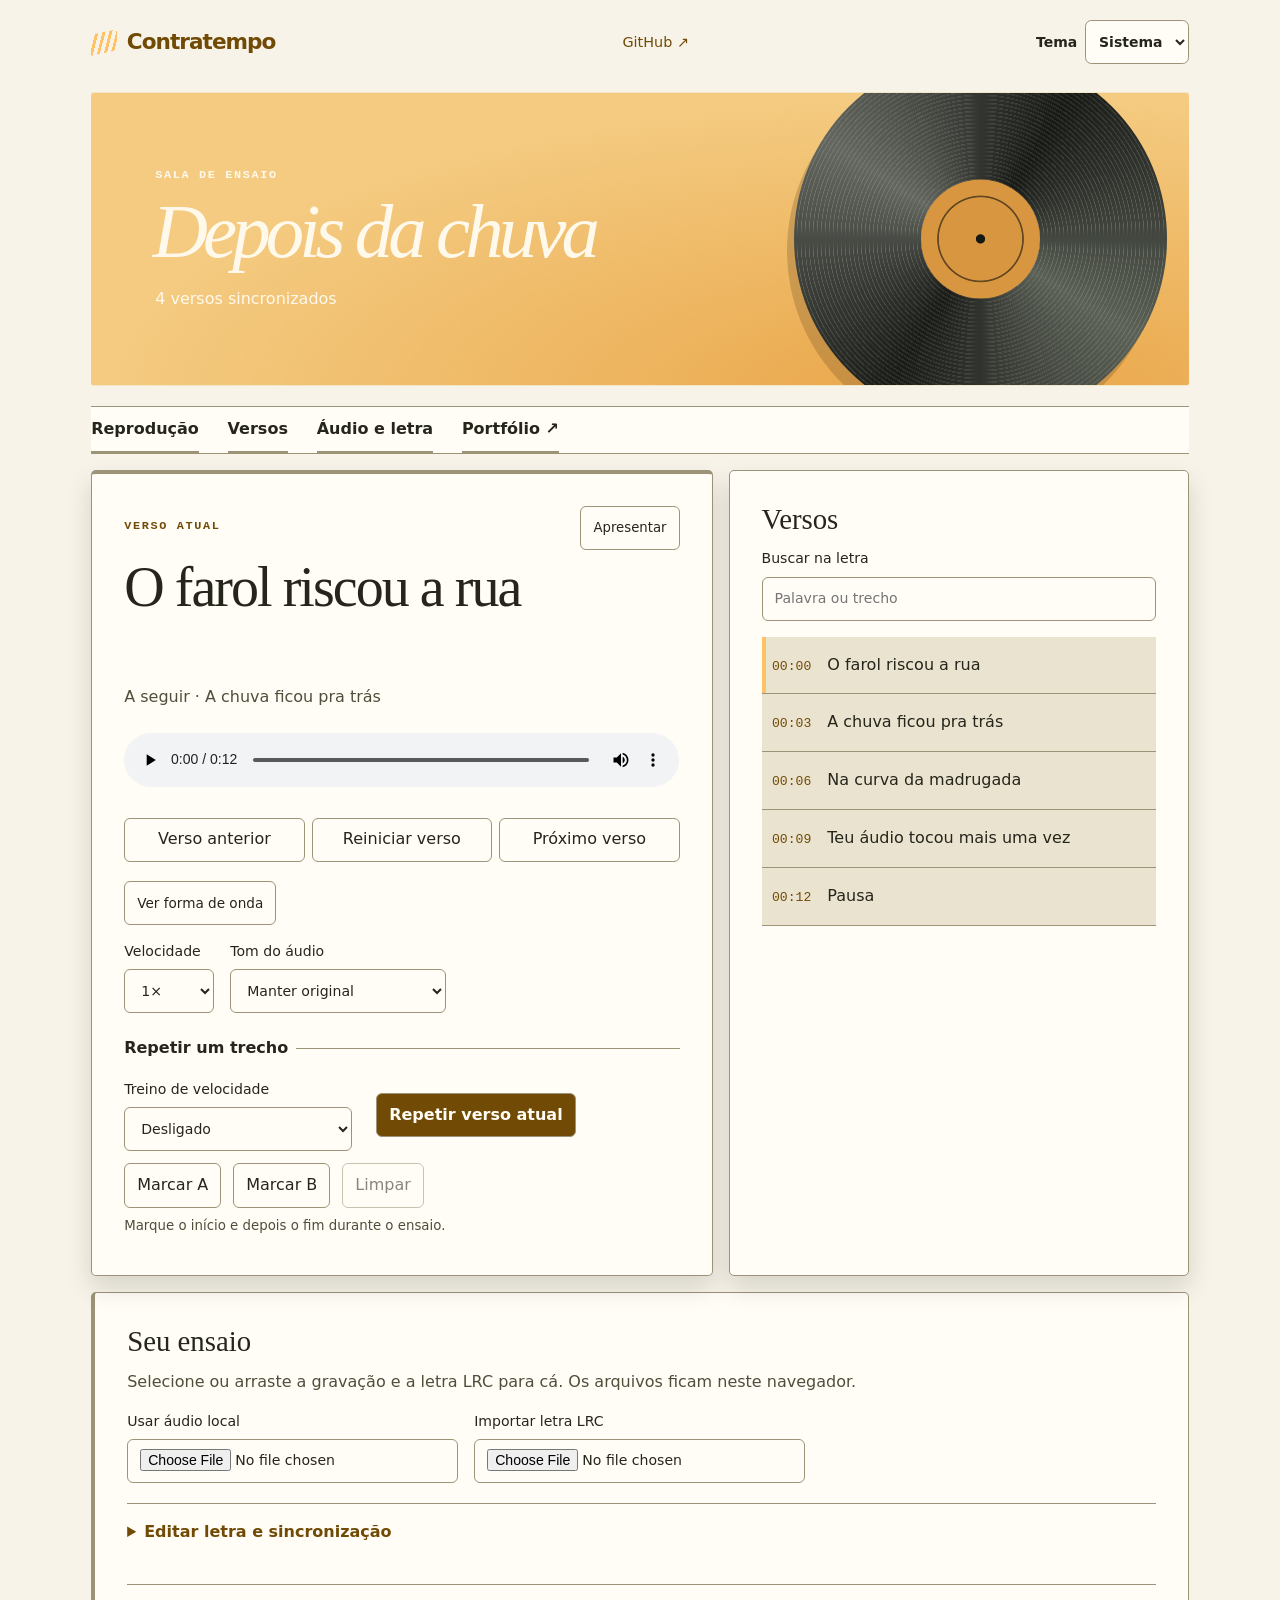
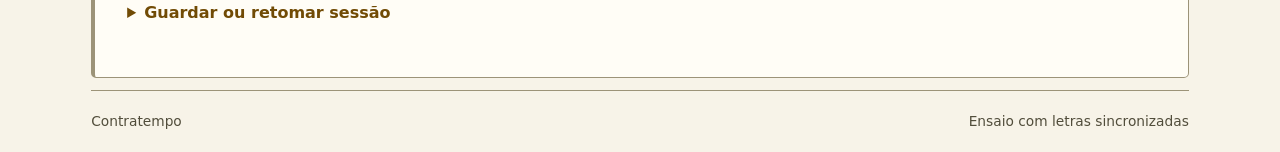
<file: docs/index.html>
<!doctype html>
<html lang="pt-BR">
<head>
<meta charset="utf-8"><meta name="viewport" content="width=device-width,initial-scale=1">
<meta name="description" content="Ensaie com letra sincronizada, marque trechos para repetir e edite arquivos LRC direto no navegador.">
<title>Contratempo · Sala de ensaio</title><link rel="icon" href="data:image/svg+xml,%3Csvg xmlns='http://www.w3.org/2000/svg' viewBox='0 0 32 32'%3E%3Crect width='32' height='32' rx='7' fill='%2321171d'/%3E%3Ctext x='16' y='23' font-family='Georgia,serif' font-size='20' font-weight='700' text-anchor='middle' fill='%23ffa58c'%3EC%3C/text%3E%3C/svg%3E">
<style>:root{color-scheme:dark;--ink:#fff2ec;--muted:#cfb9bd;--coral:#ffa58c;--edge:#654953;--panel:#302128;background:#21171d;color:var(--ink);font:16px/1.55 system-ui,sans-serif}
*{box-sizing:border-box}body{margin:auto;max-width:75rem;padding:0 clamp(1rem,4vw,3.5rem)}a{color:inherit}.skip{position:absolute;top:-5rem;background:#21171d;padding:1rem;z-index:5}.skip:focus{top:0}
header,footer,.actions,.settings{display:flex;align-items:center;gap:.75rem;flex-wrap:wrap}header,footer{justify-content:space-between;padding:1.25rem 0}header a{text-decoration:none}.brand{font-weight:740;letter-spacing:-.045em;font-size:1.35rem;display:flex;gap:.6rem;align-items:center}.brand i{display:block;width:26px;height:21px;background:repeating-linear-gradient(105deg,transparent 0 4px,var(--coral) 4px 7px);transform:skewY(-12deg)}.source{font-size:.9rem}
.sleeve{position:relative;isolation:isolate;overflow:hidden;background:#f4ae99;color:#301d26;padding:clamp(1.5rem,5vw,4rem);margin:.5rem 0 1.25rem;border-radius:12px;min-height:14rem;display:grid;align-items:center}.jacket{width:66%;z-index:1}.label{font:700 .74rem/1.4 ui-monospace,monospace;letter-spacing:.14em;text-transform:uppercase;margin:0}.jacket h1{font:normal clamp(2.6rem,6vw,5.9rem)/.99 Georgia,serif;letter-spacing:-.064em;margin:.65rem 0;overflow-wrap:anywhere}.jacket p:last-child{margin:1rem 0 0}
.disc{position:absolute;width:43%;aspect-ratio:1;right:-9%;top:50%;transform:translateY(-50%);border-radius:50%;display:grid;place-items:center;background:repeating-radial-gradient(circle,transparent 0 3px,#fff2ec26 3.5px 4px),conic-gradient(from 32deg,#35252b,#78555a,#251b21,#77565b,#35252b);box-shadow:-9px 10px 0 #713a3e2a}.disc i{width:32%;aspect-ratio:1;border-radius:50%;background:radial-gradient(circle,#21171d 0 5%,#ef9b82 6% 49%,#37242d 50% 51%,#ef9b82 52%)}
.desk{display:grid;grid-template-columns:minmax(0,1.35fr) minmax(0,1fr);gap:1rem}.monitor,.queue,.workspace{padding:clamp(1.1rem,2.8vw,2rem);border:1px solid var(--edge);border-radius:12px;background:var(--panel)}.monitor .label,time{color:var(--coral)}h2{margin:0 0 .75rem;font:normal 1.8rem Georgia,serif}#current{font:normal clamp(2rem,4.5vw,3.5rem)/1.08 Georgia,serif;letter-spacing:-.035em;margin:1rem 0 .65rem;overflow-wrap:anywhere}#next,.workspace p,small,footer,#range{color:var(--muted)}#next{min-height:1.5em;overflow-wrap:anywhere}audio{width:100%;margin:.5rem 0 1rem}.settings{align-items:end;gap:1rem}label{display:grid;gap:.4rem;min-width:0;max-width:100%;font-size:.88rem}button,input,select,textarea{font:inherit;max-width:100%;color:var(--ink)}input,button,select,textarea{background:#24191f;border:1px solid var(--edge);border-radius:6px;padding:.55rem .75rem}button,select,input,summary{min-height:44px}button,summary,select{cursor:pointer}button:hover:not(:disabled),summary:hover{color:var(--coral)}button:disabled{opacity:.55}button:focus-visible,a:focus-visible,input:focus-visible,textarea:focus-visible,select:focus-visible,summary:focus-visible{outline:3px solid var(--coral);outline-offset:3px}fieldset{margin:1.4rem 0 0;border:0;border-top:1px solid var(--edge);padding:.65rem 0 0}legend{padding:0 .5rem 0 0;font-weight:600}small{display:block;margin:.45rem 0}.queue ol{padding:0;margin:0;list-style:none;max-height:24rem;overflow:auto}.queue button{display:flex;gap:1rem;text-align:left;align-items:baseline;width:100%;border:0;border-bottom:1px solid var(--edge);border-radius:0;background:transparent;padding:.85rem .5rem;overflow-wrap:anywhere}.queue button[aria-current=true]{background:#51343b;box-shadow:inset 3px 0 var(--coral)}time{font:.82rem ui-monospace,monospace;white-space:nowrap}.workspace{margin-top:1rem}.workspace p{margin:.5rem 0 1rem}details{margin-top:1.25rem;border-top:1px solid var(--edge);padding-top:1rem}summary{font-weight:650}textarea{font:1rem/1.5 ui-monospace,monospace;width:100%;resize:vertical}.actions{margin:.5rem 0}#apply{background:var(--coral);color:#291a20;font-weight:650}footer{border-top:1px solid var(--edge);font-size:.86rem}#status:not(:empty){position:sticky;bottom:.75rem;background:#392830;border:1px solid var(--edge);border-radius:6px;padding:.75rem 1rem}#status:empty{margin:.7rem 0}[hidden]{display:none!important}
@media(max-width:720px){.desk{grid-template-columns:1fr}.sleeve{min-height:11rem}.jacket{width:71%}.queue ol{max-height:16rem}.workspace .settings{display:grid}.disc{right:-15%}}
@media(prefers-reduced-motion:no-preference){.playing .disc i{animation:spin 6s linear infinite;background:radial-gradient(circle,#21171d 0 5%,transparent 6%),conic-gradient(#ef9b82 0 80%,#b25c53 80% 86%,#ef9b82 86%)}@keyframes spin{to{transform:rotate(1turn)}}}
.mode{float:right;font-size:.83rem}.monitor .label{padding-top:.75rem}.monitor #current{clear:both;padding-top:.4rem}.present :is(header,.sleeve,.queue,.workspace,footer,fieldset,.monitor .settings){display:none}.present .desk{display:block}.present .monitor{min-height:95vh;display:flex;flex-direction:column;justify-content:center}.present .mode{align-self:flex-end}.present #current{font-size:clamp(3rem,8vw,8rem)}#cue{max-width:min(100%,32rem)}

.workspace.drag{outline:3px dashed var(--coral)}

.wave-tools{margin:0 0 1rem}.wave-tools button{font-size:.85rem}.wave-tools small:empty{display:none}#wave-box{position:relative;background:#21171d;border-radius:.4rem;margin:.5rem 0}#wave{width:100%;height:54px;display:block}#wave-seek{position:absolute;inset:0;width:100%;height:100%;appearance:none;background:transparent;border:0;padding:0;margin:0;cursor:pointer}#wave-seek::-webkit-slider-thumb{appearance:none;background:#fff2ec;width:3px;height:52px}#wave-seek::-moz-range-thumb{background:#fff2ec;width:3px;height:52px;border:0}.present .wave-tools{display:none}.present #current{font-size:calc(clamp(3rem,8vw,8rem) * var(--lyric-scale,1))}.font-size{align-self:flex-start}

/* Capa e mesa de reprodução */
:root { --ink:#f6f1e5; --muted:#c6c4b8; --panel:#252624; --edge:#575950; --coral:#ffc265; background:#171815 }
.brand i { background:repeating-linear-gradient(105deg,transparent 0 4px,#ffc265 4px 7px) }
.sleeve { background:linear-gradient(110deg,#f2cf8a,#e9ab58 72%); color:#23251f; min-height:clamp(12rem,23vw,19rem); border-radius:3px; border-block:1px solid #f3e6c5 }
.jacket h1 { font-style:italic; line-height:1; margin-left:-.035em }
.disc { right:2%; width:34%; box-shadow:-7px 12px 0 #5f411a40; background:repeating-radial-gradient(circle,transparent 0 3px,#fff2ec2e 3.5px 4px),conic-gradient(from 32deg,#171915,#5b6157,#191b17,#63675f,#171915) }
.disc i { background:radial-gradient(circle,#161812 0 5%,#d89640 6% 49%,#624720 50% 51%,#d89640 52%) }
.studio-nav { display:flex; flex-wrap:wrap; gap:.4rem 1.8rem; margin:.75rem 0 1rem; border-block:1px solid var(--edge) }
.studio-nav a { display:inline-flex; align-items:center; min-height:46px; text-decoration:none; font-weight:650 }
.studio-nav a:hover { color:var(--coral); text-decoration:underline }
.monitor,.queue,.workspace { border-radius:5px }
.monitor { background:linear-gradient(155deg,#292b25,#20221e); border-top:4px solid #ddad5c }
.monitor #current { min-height:2.1em; color:#fff3d6; text-wrap:balance }
.queue { background:#20221e }
.queue button { padding:1rem .65rem }
.queue button[aria-current=true] { background:#383a2d; box-shadow:inset 4px 0 #ffc265 }
.workspace { border-left:4px solid #ab945f }
input,button,select,textarea { background:#20221e }
#verse-loop,#apply { background:#ffc265; color:#23251d; font-weight:700 }
#verse-loop:hover,#apply:hover { color:#23251d; background:#ffd792 }
.present .studio-nav { display:none }
@media(max-width:720px){.disc{right:-18%;width:50%}.studio-nav{gap:.2rem 1.1rem}.jacket{width:75%}}
.transport,.queue-tools {display:flex;align-items:center;flex-wrap:wrap;gap:.45rem;margin:.4rem 0 1.2rem}
.transport button {flex:1 1 7rem;border-color:#706a55}
.transport button:nth-child(2) {background:#f5cc84;color:#242219}
.queue-tools {justify-content:space-between;border-top:1px solid var(--edge);padding-top:.7rem}
.queue-tools span {font-variant-numeric:tabular-nums}
.present .transport {align-self:center}

@media (prefers-reduced-motion:no-preference){
  .queue button[aria-current=true] {animation: reveal-state 220ms ease-out both}
  @keyframes reveal-state {from{opacity:.7;transform:translateY(3px)}to{opacity:1;transform:none}}
}

@media (max-width:720px) {
  .desk,.workspace .settings {grid-template-columns:minmax(0,1fr)}
  .monitor,.queue,fieldset,input,select,audio {min-inline-size:0}
  input[type=file] {inline-size:100%}
}


:root { --focus-ring:#ffc265 }
.sleeve { background:radial-gradient(ellipse at 80% 105%,#e9a548,transparent 70%), #f4cb81 }
.studio-nav a { border-bottom:2px solid transparent }
.studio-nav a:hover { border-bottom-color:#ffc265 }
.monitor, .queue { box-shadow: 0 12px 26px #0002 }

:is(a,button,summary,input,select,textarea):focus-visible { outline:3px solid var(--focus-ring); outline-offset:3px }
section[id], h2[id] { scroll-margin-top:1rem }
@media (prefers-reduced-motion:no-preference) {
  html { scroll-behavior:smooth }
  details[open] > summary ~ p { animation:details-open .2s ease-out both }
  @keyframes details-open { from { opacity:.7; transform:translateY(3px) } to { opacity:1; transform:none } }
}

/* A preferência só afeta a tela. O relatório impresso preserva sua paleta. */
.appearance { display: inline-flex; align-items: center; gap: .5rem; margin: 0; font: 600 .875rem/1.3 system-ui, sans-serif }
.appearance select { min-height: 44px; width: auto; max-width: 100%; padding: .45rem .55rem; border: 1px solid currentColor; border-radius: .4rem; background: transparent; color: inherit; font: inherit }
@media screen {
  :root[data-theme="light"] {
    color-scheme: light;
    --surface: #fffdf6; --raised: #eae3cf; --ink: #25251c; --muted: #514d3b;
    --quiet: #514d3b; --accent: #714b05; --green: #714b05; --coral: #714b05; --gold: #714b05; --paper: #fffdf6;
    --line: #9c9378; --edge: #9c9378; --panel: #fffdf6;
    background: #f7f3e8; color: var(--ink);
  }
  :root[data-theme="light"] body { background: transparent; color: var(--ink) }
  :root[data-theme="light"] :is(.monitor,.queue,.workspace,.studio-nav,form,details) {
    background: var(--surface); color: var(--ink); border-color: var(--line);
  }
  :root[data-theme="light"] :is(.metric,.segment,.filters,.grid,.intake #preview,#parts label,.queue button,.scroll tr:nth-child(even),th,.scroll thead,#summary,#origin) {
    background: var(--raised); color: var(--ink); border-color: var(--line);
  }
  :root[data-theme="light"] :is(input,textarea,select,button,.studio-nav a) {
    background-color: var(--surface); color: var(--ink); border-color: var(--line);
  }
  :root[data-theme="light"] :is(header a,footer a,.project-copy .label,.links a:first-child,.monitor .label,time,summary,.metric strong,.segment td:nth-child(5),#priority-summary) { color: var(--accent) }
  :root[data-theme="light"] :is(#current,.monitor #current,.queue button,header b) { color: var(--ink) }
  :root[data-theme="light"] :is(.workspace p,#next,.project-copy p:not(.label),.intro>p:not(.label)) { color: var(--muted) }
  :root[data-theme="light"] :is(button[aria-pressed=true],.queue button[aria-current=true],#verse-loop,#apply) { background: var(--accent); color: var(--surface) }
  :root[data-theme="light"] :focus-visible { outline-color: var(--accent) }
  :root[data-theme="light"] :is(.sleeve) { color: #fff9ec }
  :root[data-theme="light"] .skip:focus { background: var(--ink); color: var(--surface) }

}
</style>
</head>
<body>
<a class="skip" href="#studio">Ir para o ensaio</a>
<header><a class="brand" href="#studio"><i aria-hidden="true"></i> Contratempo</a><a class="source" href="https://github.com/ykauttiz/contratempo">GitHub ↗</a><label class="appearance">Tema
  <select id="appearance" aria-label="Tema da interface">
    <option value="system">Sistema</option>
    <option value="light">Claro</option>
    <option value="dark">Escuro</option>
  </select>
</label>
<script>
(() => {
  const select = document.getElementById("appearance");
  const key = "kaue.appearance";
  const system = matchMedia("(prefers-color-scheme: dark)");
  try {
    const saved = localStorage.getItem(key);
    if (saved === "dark" || saved === "light") select.value = saved;
  } catch { /* A escolha também funciona com o armazenamento bloqueado. */ }
  function apply() {
    document.documentElement.dataset.theme = select.value === "system"
      ? (system.matches ? "dark" : "light") : select.value;
  }
  select.addEventListener("change", () => {
    apply();
    try { localStorage.setItem(key, select.value); } catch { /* Só nesta página. */ }
  });
  system.addEventListener("change", apply);
  apply();
})();
</script>
</header>
<main id="studio">
<section class="sleeve" aria-labelledby="title">
<div class="jacket"><p class="label">Sala de ensaio</p><h1 id="title"></h1><p id="track-info"></p></div><div class="disc" aria-hidden="true"><i></i></div>
</section>
<nav class="studio-nav" aria-label="Áreas do ensaio"><a href="#mesa">Reprodução</a><a href="#fila">Versos</a><a href="#arquivos">Áudio e letra</a><a href="https://ykauttiz.github.io/contratempo/portfolio/">Portfólio ↗</a></nav>
<div class="desk" id="mesa">
<section class="monitor" aria-labelledby="now"><button id="present" class="mode">Apresentar</button><h2 class="label" id="now">Verso atual</h2><p id="current"></p><p id="next"></p>
<audio id="audio" controls preload="metadata" aria-label="Reprodutor do ensaio"></audio>
<div class="transport" role="group" aria-label="Navegação musical"><button id="previous-cue">Verso anterior</button><button id="replay-cue">Reiniciar verso</button><button id="next-cue">Próximo verso</button></div>
<div class="wave-tools"><button id="wave-load">Ver forma de onda</button><small id="wave-status"></small><div id="wave-box" hidden><canvas id="wave" width="960" height="88" aria-hidden="true"></canvas><input type="range" min="0" max="1000" value="0" id="wave-seek" aria-label="Posição na forma de onda"></div></div>
<label class="font-size" hidden id="font-control">Tamanho da letra<input id="font" type="range" min="70" max="160" value="100"></label>
<div class="settings"><label>Velocidade<select id="speed"><option value=".5">0,5×</option><option value=".75">0,75×</option><option selected value="1">1×</option><option value="1.25">1,25×</option><option value="1.5">1,5×</option></select></label>
<label id="pitch-control" hidden>Tom do áudio<select id="pitch"><option value="preserve">Manter original</option><option value="vary">Variar com a velocidade</option></select></label></div>
<fieldset><legend>Repetir um trecho</legend><div class="actions"><label>Treino de velocidade<select id="training"><option value="0">Desligado</option><option value="2">Aumentar a cada 2 voltas</option><option value="4">Aumentar a cada 4 voltas</option></select></label><output id="training-count"></output><button id="verse-loop">Repetir verso atual</button><button id="mark-a">Marcar A</button><button id="mark-b">Marcar B</button><button id="clear" disabled>Limpar</button></div><small id="range">Marque o início e depois o fim durante o ensaio.</small></fieldset>
</section>
<section class="queue" id="fila"><h2>Versos</h2><label>Buscar na letra<input id="verse-search" type="search" placeholder="Palavra ou trecho" aria-controls="lines"></label><p id="verse-count" role="status"></p><ol id="lines" aria-label="Ir para um verso"></ol><nav class="queue-tools" id="queue-pages" aria-label="Páginas da letra" hidden><button id="queue-back">Anterior</button><span id="queue-page"></span><button id="queue-forward">Próxima</button></nav></section>
</div>
<section class="workspace" id="arquivos"><h2>Seu ensaio</h2><p>Selecione ou arraste a gravação e a letra LRC para cá. Os arquivos ficam neste navegador.</p>
<div class="settings"><label>Usar áudio local<input id="upload" type="file" accept="audio/*"></label><label>Importar letra LRC<input id="lrc" type="file" accept=".lrc,text/plain"></label></div>
<details><summary>Editar letra e sincronização</summary><p>Use uma marca por verso, como [00:03.500]. Uma linha só com a marca indica pausa.</p><div class="settings"><label>Verso para sincronizar<select id="cue"></select></label><button id="tap">Marcar no tempo atual</button></div><label>Letra LRC<textarea id="editor" rows="8" spellcheck="false"></textarea></label>
<label>Ajuste adicional (ms)<input id="offset" type="number" step="1" value="0"></label><small>Um valor positivo adianta a letra. O ajuste entra no arquivo ao aplicar.</small>
<div class="actions"><button id="apply">Aplicar edição</button><button id="undo" disabled>Desfazer</button><button id="redo" disabled>Refazer</button></div><div class="settings"><label>Formato<select id="format"><option>LRC</option><option>SRT</option><option>WebVTT</option></select></label><button id="save">Baixar arquivo aplicado</button></div></details>
<details><summary>Guardar ou retomar sessão</summary><p>Guarde a letra aplicada, a posição, a velocidade e o trecho A/B. Ao retomar, selecione a mesma gravação.</p><div class="actions"><button id="keep">Guardar neste navegador</button><button id="resume" disabled>Retomar última sessão</button><label>Nome do ensaio<input id="saved-name" maxlength="80"></label><button id="library-add">Adicionar à biblioteca</button><label>Ensaios guardados<select id="library-select"></select></label><button id="library-open">Abrir ensaio escolhido</button><button id="backup">Baixar sessão JSON</button></div><label>Abrir sessão JSON<input id="session-file" type="file" accept=".json,application/json"></label></details></section>
<p id="status" role="status"></p></main>
<footer>Contratempo <span>Ensaio com letras sincronizadas</span></footer>
<script id="score" type="application/json">{"lines": [[0.0, "O farol riscou a rua"], [3.0, "A chuva ficou pra trás"], [6.0, "Na curva da madrugada"], [9.0, "Teu áudio tocou mais uma vez"], [12.0, ""]], "title": "Depois da chuva", "audio": "ensaio.mp3"}</script>
<script>"use strict";
const $ = id => document.getElementById(id);
const score = JSON.parse($("score").textContent);
const audio = $("audio");
const past = [], future = [];
let selected = -2, buttons = new Map(), localUrl, pointA = null, pointB = null, importId = 0;
function tell(message) { $("status").textContent = message; }
function stamp(seconds, precise = false) {
  const ms = Math.round(seconds * 1000);
  return String(Math.floor(ms / 60000)).padStart(2, "0") + ":" +
    String(Math.floor(ms / 1000) % 60).padStart(2, "0") +
    (precise ? "." + String(ms % 1000).padStart(3, "0") : "");
}
function serialize() {
  return score.lines.map(([at, line]) => "[" + stamp(at, true) + "]" + line).join("\n") + "\n";
}
const hasWordStamp = text => /<\d+:[0-5]\d(?:[.:]\d{1,3})?>/.test(text);
// LRC estendido: as marcas de palavra, como <00:12.50>, s\u00E3o removidas; s\u00F3 o tempo do verso vale.
const plainLyric = text => hasWordStamp(text)
  ? text.replace(/<\d+:[0-5]\d(?:[.:]\d{1,3})?>/g, " ").split(/\s+/).filter(Boolean).join(" ")
  : text.trim();
function parseLrc(source, extra) {
  source = source.replace(/^\uFEFF/, "");
  const offset = Number(source.match(/^\[offset:([+-]?\d+)\][ \t]*\r?$/im)?.[1] || 0) + extra;
  if (!Number.isSafeInteger(offset)) throw Error("Informe um ajuste inteiro em milissegundos.");
  const groups = new Map();
  let count = 0;
  for (const raw of source.replace(/^\uFEFF/, "").split(/\r\n|\r|\n/)) {
    const line = raw.trimStart();
    const prefix = line.match(/^(?:\[\d+:[0-5]\d(?:[.:]\d{1,3})?\])+/);
    if (!prefix) continue;
    const lyric = plainLyric(line.slice(prefix[0].length));
    for (const m of prefix[0].matchAll(/\[(\d+):([0-5]\d)(?:[.:](\d{1,3}))?\]/g)) {
      const at = Number(m[1]) * 60000 + Number(m[2]) * 1000 + Number((m[3] || "").padEnd(3, "0")) - offset;
      if (!Number.isSafeInteger(at) || ++count > 10000) throw Error("Use até 10 mil marcações com tempos válidos.");
      const key = Math.max(0, at);
      if (!groups.has(key)) groups.set(key, []);
      if (lyric) groups.get(key).push(lyric);
    }
  }
  if (!groups.size) throw Error("Nenhum verso com tempo válido. Use [mm:ss.mmm] no começo da linha.");
  return Array.from(groups).sort(([a], [b]) => a - b).map(([ms, parts]) => [ms / 1000, parts.join(" / ")]);
}
function render() {
  let lo = 0, hi = score.lines.length;
  while (lo < hi) {
    const mid = Math.floor((lo + hi) / 2);
    if (score.lines[mid][0] <= audio.currentTime) lo = mid + 1;
    else hi = mid;
  }
  const index = lo - 1;
  if (index === selected) return;
  buttons.get(selected)?.removeAttribute("aria-current");
  buttons.get(index)?.setAttribute("aria-current", "true");
  $("current").textContent = index < 0 ? "Introdução" : score.lines[index][1] || "Pausa";
  const next = score.lines[index + 1]?.[1];
  $("next").textContent = next ? "A seguir · " + next : "";
  selected = index;
}
const queueSize = 60;
let queuePage = 0, matches = [], searchIndex = [];
const normalizeLyric = text => text.normalize("NFD").replace(/\p{M}/gu,"").toLocaleLowerCase("pt-BR");
function seekCue(index) {
  if (!audio.readyState || !Number.isFinite(audio.duration)) return tell("Carregue uma gravação primeiro.");
  const line = score.lines[index];
  if (!line || line[0] > audio.duration) return tell("Esse trecho fica fora da gravação.");
  audio.currentTime = line[0];
  render();
}
function paintQueue() {
  const pages = Math.max(1,Math.ceil(matches.length / queueSize));
  queuePage = Math.min(pages - 1,Math.max(0,queuePage));
  const start = queuePage * queueSize;
  const fragment = document.createDocumentFragment();
  buttons.clear();
  for (const [offset,index] of matches.slice(start,start + queueSize).entries()) {
    const [at,line] = score.lines[index];
    const row = document.createElement("li"), button = document.createElement("button");
    const time = document.createElement("time");
    time.textContent = stamp(at,at % 1 !== 0);
    button.append(time,line || "Pausa");
    if (index === selected) button.setAttribute("aria-current","true");
    button.onclick = () => seekCue(index);
    button.onkeydown = event => {
      const position = start + offset;
      const destination = {ArrowDown:position+1,ArrowUp:position-1,Home:0,End:matches.length-1}[event.key];
      if (destination === undefined) return;
      event.preventDefault();
      const target = Math.min(matches.length-1,Math.max(0,destination));
      const nextPage = Math.floor(target / queueSize);
      if (nextPage !== queuePage) {queuePage = nextPage; paintQueue();}
      buttons.get(matches[target])?.focus();
    };
    buttons.set(index,button);row.append(button);fragment.append(row);
  }
  $("lines").replaceChildren(fragment);
  $("queue-pages").hidden = pages <= 1;
  $("queue-page").textContent = (queuePage + 1) + " / " + pages;
  $("queue-back").disabled = queuePage === 0;
  $("queue-forward").disabled = queuePage === pages - 1;
}
function filterVerses() {
  const term = normalizeLyric($("verse-search").value.trim());
  matches = [];
  searchIndex.forEach((text,index) => {if (text.includes(term)) matches.push(index);});
  queuePage = 0;
  paintQueue();
  $("verse-count").textContent = term ? (matches.length ? matches.length + " de " + score.lines.length + " trechos" : "Nenhum trecho encontrado. Tente outra palavra.") : "";
}
$("verse-search").oninput = filterVerses;
$("queue-back").onclick = () => {queuePage--;paintQueue();};
$("queue-forward").onclick = () => {queuePage++;paintQueue();};
for (const [id,step] of [["previous-cue",-1],["next-cue",1],["replay-cue",0]]) {
  $(id).onclick = () => {
    render();
    seekCue(Math.max(0,Math.min(score.lines.length-1,selected+step)));
  };
}
const editorPanel = $("cue").closest("details");
let cueOptionsReady = false;
function prepareCueOptions() {
  if (!editorPanel.open || cueOptionsReady) return;
  const fragment = document.createDocumentFragment();
  score.lines.forEach(([at,line],index) => fragment.append(new Option(stamp(at,true) + " · " + (line || "Pausa"),index)));
  $("cue").replaceChildren(fragment);
  cueOptionsReady = true;
}
editorPanel.addEventListener("toggle",prepareCueOptions);
function build() {
  $("title").textContent = score.title;
  const total = score.lines.filter(([, line]) => line).length;
  $("track-info").textContent = total + (total === 1 ? " verso sincronizado" : " versos sincronizados");
  selected = -2;
  searchIndex = score.lines.map(([,text]) => normalizeLyric(text || "Pausa"));
  filterVerses();
  cueOptionsReady = false;
  $("cue").replaceChildren();
  prepareCueOptions();
  $("editor").value = serialize();
  $("offset").value = "0";
  render();
}
let laps = 0;
function resetTraining() { laps = 0; $("training-count").textContent = ""; }
$("training").onchange = resetTraining;
function repeatPassage() {
  audio.currentTime = pointA;
  const every = Number($("training").value);
  if (!every) return;
  laps++;
  const speed = $("speed");
  if (laps % every === 0 && speed.selectedIndex < speed.options.length-1) {
    speed.selectedIndex++; audio.playbackRate = Number(speed.value);
  }
  $("training-count").textContent = "Volta " + laps + " · " + speed.selectedOptions[0].textContent;
}
function updateLoop() {
  resetTraining();
  $("clear").disabled = pointA === null;
  $("range").textContent = pointA === null ? "Marque o início e depois o fim durante o ensaio." :
    pointB === null ? "Início em " + stamp(pointA, true) + ". Escolha o fim." :
    "Repetindo de " + stamp(pointA, true) + " até " + stamp(pointB, true) + ".";
}
$("verse-loop").onclick = () => {
  if (!audio.readyState || !Number.isFinite(audio.duration)) return tell("Carregue uma gravação primeiro.");
  render();
  const line = score.lines[selected];
  if (!line?.[1]) return tell("Selecione um verso para repetir.");
  const end = Math.min(score.lines[selected + 1]?.[0] ?? audio.duration, audio.duration);
  if (end - line[0] < 0.25) return tell("Este verso é curto demais para repetir. Marque um trecho maior com A e B.");
  pointA = line[0]; pointB = end; audio.currentTime = pointA;
  updateLoop(); tell($("range").textContent);
};
$("mark-a").onclick = () => {
  if (!audio.readyState) return tell("Carregue um áudio primeiro.");
  pointA = audio.currentTime; pointB = null; updateLoop(); tell($("range").textContent);
};
$("mark-b").onclick = () => {
  if (pointA === null || audio.currentTime - pointA < 0.25) return tell("Marque A e avance pelo menos 0,25 s antes de marcar B.");
  pointB = audio.currentTime; audio.currentTime = pointA; updateLoop(); tell($("range").textContent);
};
function clearLoop() { pointA = pointB = null; updateLoop(); }
$("clear").onclick = () => { clearLoop(); tell("Repetição desligada."); };
function tick() {
  if (!$("wave-box").hidden && audio.duration > 0) $("wave-seek").value = Math.round(audio.currentTime / audio.duration * 1000);
  if (pointB !== null && !audio.paused && audio.currentTime >= pointB) repeatPassage();
  render();
}
let frame = 0, pendingSession = null;
function animate() { tick(); if (!audio.paused) frame = requestAnimationFrame(animate); }
audio.onplay = () => { document.body.classList.add("playing"); cancelAnimationFrame(frame); animate(); };
audio.onpause = () => { document.body.classList.remove("playing"); cancelAnimationFrame(frame); };
audio.onended = () => {
  if (pointB !== null) { repeatPassage(); audio.play().catch(() => tell("Pressione play para continuar.")); }
};
audio.ontimeupdate = tick;
audio.onseeked = render;
audio.onloadedmetadata = () => { if (pendingSession) restoreTransport(); audio.playbackRate = Number($("speed").value); render(); };
audio.onerror = () => tell("Não foi possível abrir o áudio. Tente outro arquivo.");
$("pitch-control").hidden = !("preservesPitch" in audio);
$("pitch").onchange = () => { audio.preservesPitch = $("pitch").value === "preserve"; };
$("speed").onchange = () => { audio.playbackRate = Number($("speed").value); };
function loadAudio(file) {
  if (!file) return;
  if (!pendingSession) clearLoop();
  if (localUrl) URL.revokeObjectURL(localUrl);
  activeAudioFile = file; resetWave();
  localUrl = URL.createObjectURL(file); audio.src = localUrl;
  tell("Gravação selecionada · " + file.name);
};
$("upload").onchange = event => loadAudio(event.target.files[0]);
async function loadLyrics(file) {
  const id = ++importId;
  if (!file) return;
  try {
    if (file.size > 1024 * 1024) throw Error("Use uma letra de até 1 MB.");
    const source = new TextDecoder("utf-8", {fatal:true}).decode(await file.arrayBuffer());
    if (id !== importId) return;
    const lines = parseLrc(source, 0);
    pendingSession = null; past.length = future.length = 0; historyButtons();
    score.lines = lines; score.title = source.match(/^\[ti:([^\]\r\n]+)\]/im)?.[1] || file.name.replace(/\.lrc$/i, "");
    build(); clearLoop();
    tell("Letra carregada · " + file.name + (hasWordStamp(source) ? ". Marcas de palavra removidas; vale o tempo de cada verso." : ""));
  } catch (err) { if (id === importId) tell(err instanceof TypeError ? "Salve a letra em UTF-8 e tente novamente." : err.message); }
};
$("lrc").onchange = event => loadLyrics(event.target.files[0]);
const desk = document.querySelector(".workspace");
desk.ondragover = event => { event.preventDefault(); desk.classList.add("drag"); };
desk.ondragleave = () => desk.classList.remove("drag");
desk.ondrop = event => {
  event.preventDefault(); desk.classList.remove("drag");
  for (const file of event.dataTransfer.files) {
    if (/\.lrc$/i.test(file.name)) loadLyrics(file);
    else if (file.type.startsWith("audio/")) loadAudio(file);
    else tell("Arraste um arquivo LRC ou uma gravação de áudio.");
  }
};
$("apply").onclick = () => {
  try {
    if (!$("offset").validity.valid) throw Error("Use um número inteiro para o ajuste.");
    const lines = parseLrc($("editor").value, Number($("offset").value));
    remember(); score.lines = lines;
    ++importId; build(); tell("Letra aplicada. Baixe o LRC para guardar a edição.");
  } catch (err) { tell(err.message); }
};
function historyButtons() { $("undo").disabled = !past.length; $("redo").disabled = !future.length; }
function remember() {
  past.push(score.lines); if (past.length > 20) past.shift();
  future.length = 0; historyButtons();
}
function restore(from, to) {
  if (!from.length) return;
  to.push(score.lines); score.lines = from.pop(); build(); historyButtons();
}
$("undo").onclick = () => restore(past, future);
$("redo").onclick = () => restore(future, past);
$("tap").onclick = () => {
  if (!audio.readyState) return tell("Carregue um áudio primeiro.");
  if ($("editor").value !== serialize() || Number($("offset").value) !== 0) return tell("Aplique as mudanças da letra antes de marcar o tempo.");
  const index = Number($("cue").value), at = Math.round(audio.currentTime * 1000) / 1000;
  if ((index > 0 && at <= score.lines[index - 1][0]) ||
      (index + 1 < score.lines.length && at >= score.lines[index + 1][0])) return tell("Marque o tempo entre o verso anterior e o seguinte.");
  remember();
  score.lines = score.lines.map((entry, i) => i === index ? [at, entry[1]] : entry);
  build(); $("cue").selectedIndex = Math.min(index + 1, score.lines.length - 1); tell("Tempo do verso atualizado.");
};
function togglePresentation() {
  const enabled = document.body.classList.toggle("present");
  $("font-control").hidden = !enabled;
  $("present").textContent = enabled ? "Voltar ao ensaio" : "Apresentar";
  $("present").setAttribute("aria-pressed", String(enabled));
  $("present").focus();
}
$("present").onclick = togglePresentation;
document.addEventListener("keydown", event => {
  if (event.key === "Escape" && document.body.classList.contains("present")) togglePresentation();
});
function captions(srt) {
  const clock = seconds => {
    const ms = Math.round(seconds * 1000), h = Math.floor(ms / 3600000);
    return String(h).padStart(2, "0") + ":" + stamp((ms % 3600000) / 1000, true).replace(".", srt ? "," : ".");
  };
  const blocks = [];
  score.lines.forEach(([at, line], i) => {
    if (!line) return;
    const end = score.lines[i + 1]?.[0] ?? at + 3;
    const text = srt ? line : line.replaceAll("&", "&amp;").replaceAll("<", "&lt;").replaceAll(">", "&gt;");
    blocks.push((srt ? (blocks.length + 1) + "\n" : "") + clock(at) + " --> " + clock(end) + "\n" + text);
  });
  return (srt ? "" : "WEBVTT\n\n") + blocks.join("\n\n") + "\n";
}
$("save").onclick = () => {
  const format = $("format").value;
  const content = format === "LRC" ? serialize() : captions(format === "SRT");
  const url = URL.createObjectURL(new Blob([content], {type:"text/plain;charset=utf-8"}));
  const a = document.createElement("a"); a.href = url; a.download = score.title + "." + ({LRC:"lrc", SRT:"srt", WebVTT:"vtt"})[format]; a.click();
  setTimeout(() => URL.revokeObjectURL(url), 1000);
};
if (score.audio) audio.src = score.audio;
else tell("Escolha a gravação correspondente a esta letra.");
build();

const sessionKey = "contratempo.session.v1";
function encodeSession() {
  return JSON.stringify({version:1, title:score.title, lyrics:serialize(), position:pendingSession?.position ?? audio.currentTime,
    training:$("training").value, speed:$("speed").value, pitch:$("pitch").value, a:pointA, b:pointB}, null, 2);
}
function restoreTransport() {
  const saved = pendingSession;
  if (!saved) return;
  audio.currentTime = Math.min(audio.duration, saved.position);
  if (pointA !== null && pointA >= audio.duration) clearLoop();
  if (pointB !== null && pointB > audio.duration) { pointB = null; updateLoop(); }
  pendingSession = null;
}
function openSession(raw) {
  const data = JSON.parse(raw);
  const validTime = value => Number.isFinite(value) && value >= 0;
  if (data?.version !== 1 || typeof data.title !== "string" || typeof data.lyrics !== "string" ||
      !validTime(data.position) || !Array.from($("speed").options).some(o => o.value === data.speed) ||
      (data.training !== undefined && !["0","2","4"].includes(data.training)) ||
      !["preserve","vary"].includes(data.pitch) || !(data.a === null || validTime(data.a)) ||
      !(data.b === null || (validTime(data.b) && data.a !== null && data.b - data.a >= 0.25)))
    throw Error("Sessão inválida ou versão incompatível.");
  const lines = parseLrc(data.lyrics, 0);
  ++importId; past.length = future.length = 0; historyButtons();
  activeAudioFile = null; resetWave();
  audio.pause(); audio.removeAttribute("src"); audio.load();
  if (localUrl) { URL.revokeObjectURL(localUrl); localUrl = null; }
  $("upload").value = "";
  score.title = data.title; score.lines = lines;
  pendingSession = data; pointA = data.a; pointB = data.b;
  $("training").value = data.training ?? "0";
  $("speed").value = data.speed; $("pitch").value = data.pitch;
  if ("preservesPitch" in audio) audio.preservesPitch = data.pitch === "preserve";
  build(); updateLoop(); tell("Sessão aberta. Selecione a gravação para retomar.");
}
try { $("resume").disabled = !localStorage.getItem(sessionKey); } catch { /* Standalone files may disable storage. */ }
$("keep").onclick = () => {
  try { localStorage.setItem(sessionKey, encodeSession()); $("resume").disabled = false; tell("Sessão guardada neste navegador."); }
  catch { tell("Armazenamento indisponível. Baixe a sessão em JSON."); }
};
$("resume").onclick = () => {
  try { openSession(localStorage.getItem(sessionKey)); } catch { tell("Não foi possível abrir a sessão guardada."); }
};
const libraryKey = "contratempo.library.v1";
function readLibrary() {
  const entries = JSON.parse(localStorage.getItem(libraryKey) || "[]");
  if (!Array.isArray(entries) || entries.some(e => typeof e?.name !== "string" || typeof e?.session !== "string")) throw Error("Biblioteca inválida.");
  return entries;
}
function libraryOptions(entries) {
  $("library-select").replaceChildren(...entries.map((e,i) => new Option(e.name,String(i))));
  $("library-open").disabled = !entries.length;
}
try {libraryOptions(readLibrary());} catch {libraryOptions([]);}
$("library-add").onclick = () => {
  try {
    const name = $("saved-name").value.trim(), entries = readLibrary();
    if (!name) return tell("Dê um nome ao ensaio.");
    if (entries.some(e => e.name.toLocaleLowerCase("pt-BR") === name.toLocaleLowerCase("pt-BR"))) return tell("Já existe um ensaio com esse nome.");
    entries.push({name,session:encodeSession()});
    localStorage.setItem(libraryKey,JSON.stringify(entries));libraryOptions(entries);
    $("library-select").value = String(entries.length-1);tell("Ensaio adicionado à biblioteca.");
  } catch {tell("Não foi possível guardar o ensaio. Exporte a sessão em JSON.");}
};
$("library-open").onclick = () => {
  try {openSession(readLibrary()[Number($("library-select").value)].session);}
  catch {tell("Não foi possível abrir esse ensaio.");}
};
$("backup").onclick = () => {
  const url = URL.createObjectURL(new Blob([encodeSession()], {type:"application/json"}));
  const link = document.createElement("a"); link.href = url; link.download = score.title + ".json"; link.click();
  setTimeout(() => URL.revokeObjectURL(url), 1000);
};
$("session-file").onchange = async event => {
  const file = event.target.files[0]; if (!file) return;
  const id = ++importId;
  try {
    if (file.size > 4 * 1024 * 1024) throw Error();
    const raw = await file.text(); if (id !== importId) return;
    openSession(raw);
  } catch { tell("Use uma sessão JSON válida do Contratempo de até 4 MB."); }
};

$("font").oninput = () => document.body.style.setProperty("--lyric-scale", Number($("font").value) / 100);
let waveVersion = 0, activeAudioFile = null;
function resetWave() {
  waveVersion++;
  $("wave-box").hidden = true; $("wave-load").disabled = false; $("wave-status").textContent = "";
}
$("wave-load").onclick = async () => {
  const id = ++waveVersion, file = activeAudioFile;
  if (!audio.readyState || !Number.isFinite(audio.duration)) return tell("Carregue uma gravação primeiro.");
  if (audio.duration > 300 || (file && file.size > 16 * 1024 * 1024)) return tell("A prévia da onda aceita até 5 minutos e 16 MB. O player continua disponível.");
  $("wave-load").disabled = true; $("wave-status").textContent = "Calculando a forma de onda…";
  let context;
  try {
    const buffer = file ? await file.arrayBuffer() : await (await fetch(score.audio)).arrayBuffer();
    if (id !== waveVersion) return;
    context = new AudioContext({sampleRate:16000});
    const decoded = await context.decodeAudioData(buffer);
    if (id !== waveVersion) return;
    const samples = decoded.getChannelData(0), canvas = $("wave"), pen = canvas.getContext("2d");
    pen.clearRect(0, 0, canvas.width, canvas.height);
    pen.strokeStyle = "#ffa58c"; pen.lineWidth = 2; pen.beginPath();
    const bars = 320, center = canvas.height / 2;
    for (let i = 0; i < bars; i++) {
      const start = Math.floor(i * samples.length / bars), end = Math.floor((i + 1) * samples.length / bars);
      let peak = 0;
      for (let j = start; j < end; j++) peak = Math.max(peak, Math.abs(samples[j]));
      const x = (i + 0.5) * canvas.width / bars, height = Math.max(1, peak * center);
      pen.moveTo(x, center - height); pen.lineTo(x, center + height);
    }
    pen.stroke(); $("wave-box").hidden = false; tick();
    $("wave-status").textContent = "Toque na onda ou use as setas para buscar.";
  } catch {
    if (id === waveVersion) { $("wave-load").disabled = false; $("wave-status").textContent = "Forma de onda indisponível para esta gravação."; }
  } finally { if (context) await context.close(); }
};
$("wave-seek").oninput = () => { if (audio.duration > 0) audio.currentTime = Number($("wave-seek").value) * audio.duration / 1000; };
</script></body></html>
</file>
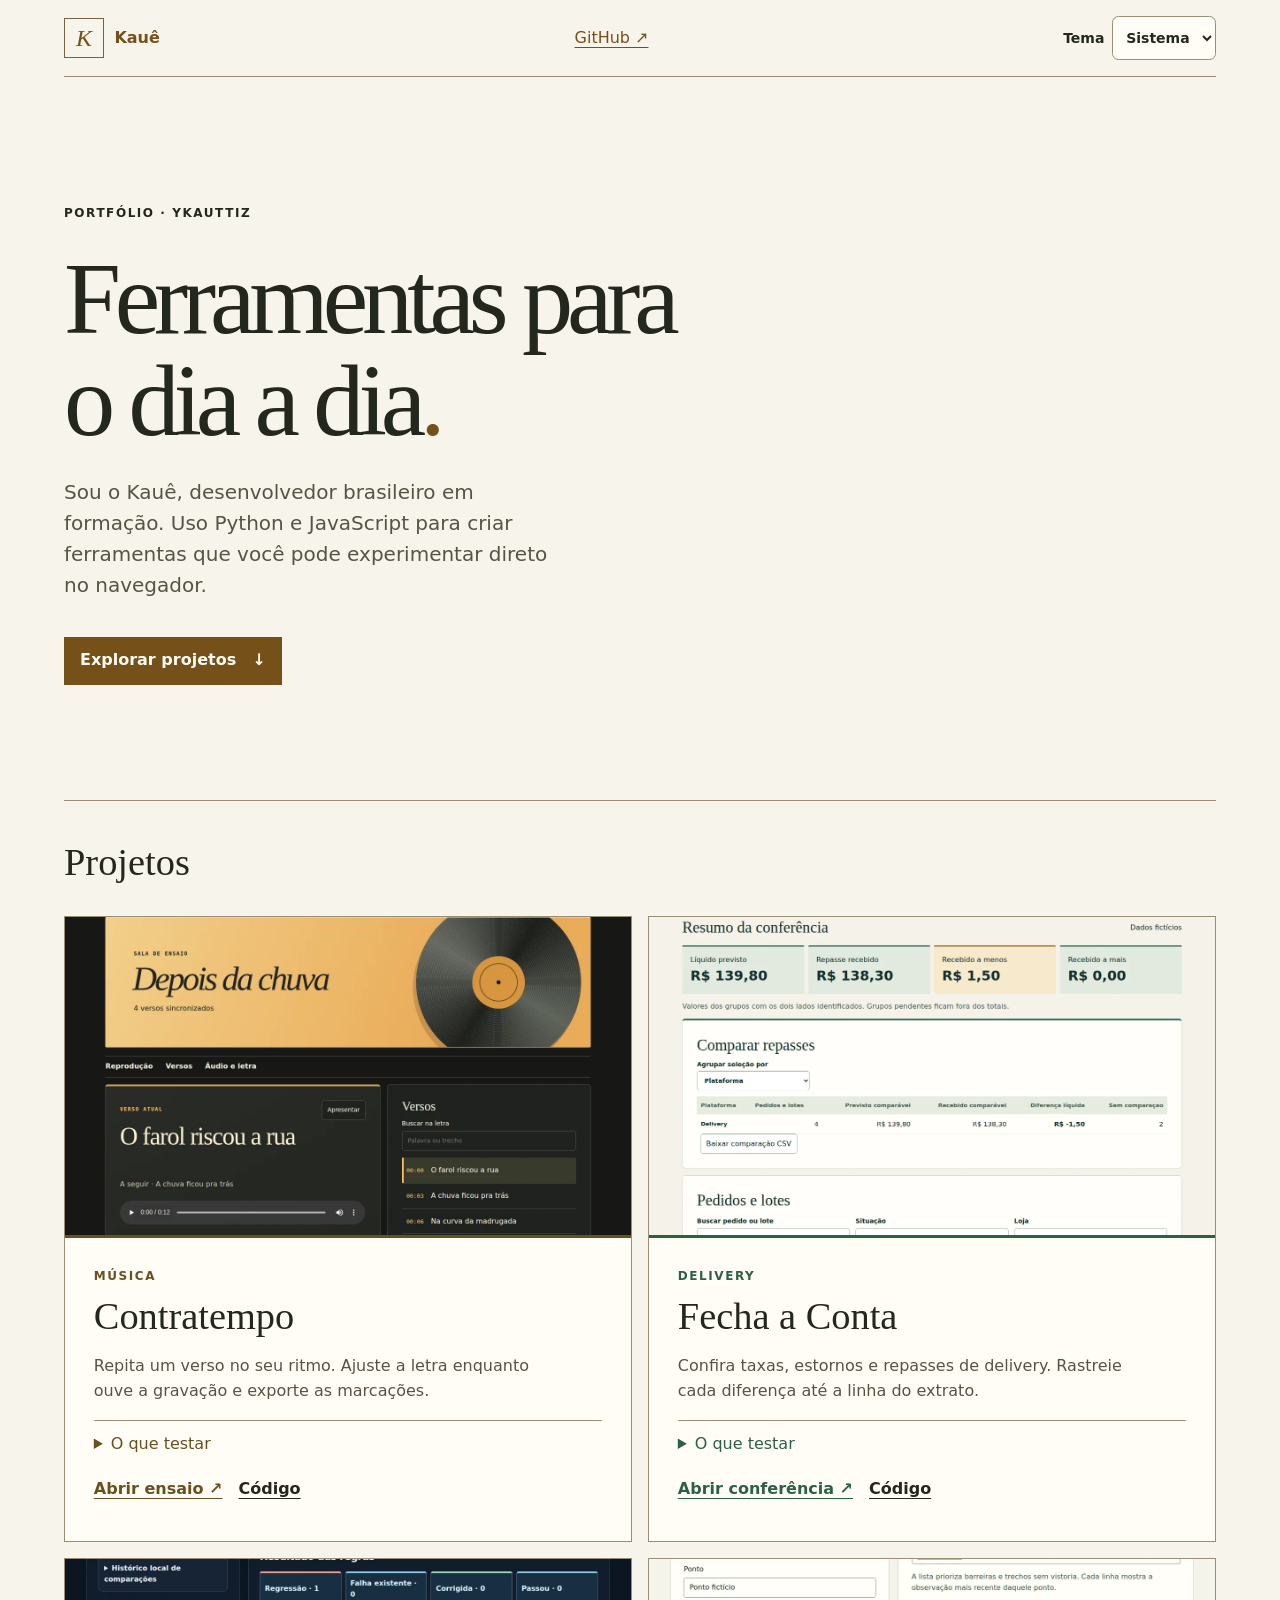
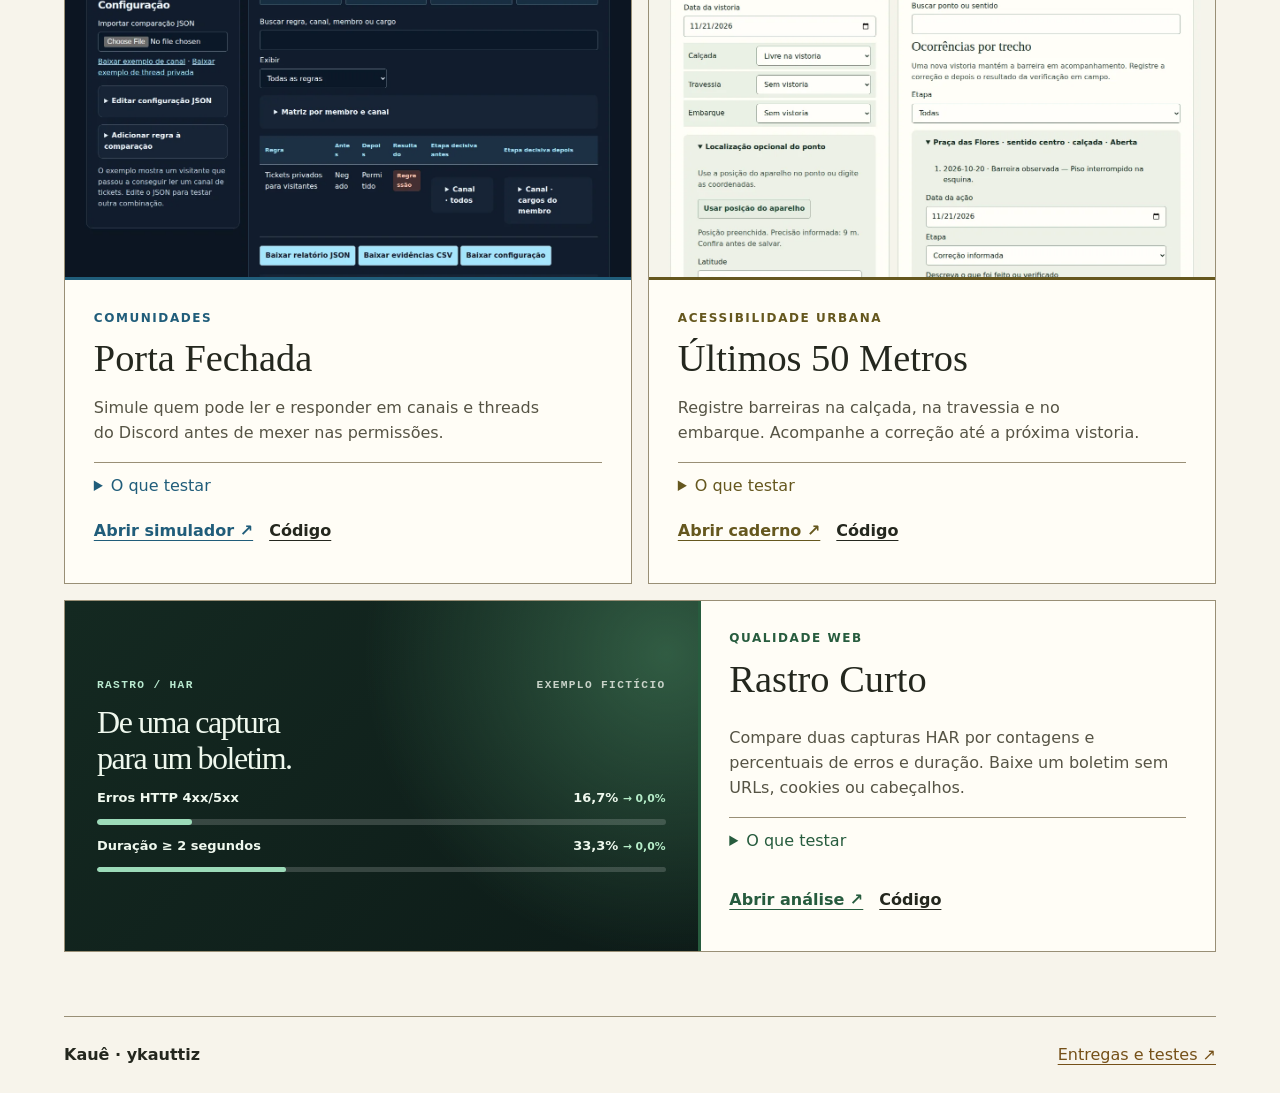
<file: docs/portfolio/index.html>
<!doctype html>
<html lang="pt-BR">
<head>
  <meta charset="utf-8">
  <meta name="viewport" content="width=device-width, initial-scale=1">
  <meta name="description" content="Portfólio com cinco ferramentas: música, conciliação de repasses, permissões no Discord, acessibilidade urbana e diagnóstico de rede.">
  <meta name="theme-color" content="#171816">
  <title>Kauê · Projetos</title>
  <link rel="stylesheet" href="style.css">
</head>
<body>
  <a class="skip" href="#projetos">Ir para os projetos</a>
  <header class="shell masthead">
    <a class="brand" href="../portfolio/" aria-label="Kauê, início"><span aria-hidden="true">K</span> Kauê</a>
    <a href="https://github.com/ykauttiz">GitHub ↗</a>
  <label class="appearance">Tema
  <select id="appearance" aria-label="Tema da interface">
    <option value="system">Sistema</option>
    <option value="light">Claro</option>
    <option value="dark">Escuro</option>
  </select>
</label>
<script>
(() => {
  const select = document.getElementById("appearance");
  const key = "kaue.appearance";
  const system = matchMedia("(prefers-color-scheme: dark)");
  try {
    const saved = localStorage.getItem(key);
    if (saved === "dark" || saved === "light") select.value = saved;
  } catch { /* A escolha também funciona com o armazenamento bloqueado. */ }
  function apply() {
    document.documentElement.dataset.theme = select.value === "system"
      ? (system.matches ? "dark" : "light") : select.value;
  }
  select.addEventListener("change", () => {
    apply();
    try { localStorage.setItem(key, select.value); } catch { /* Só nesta página. */ }
  });
  system.addEventListener("change", apply);
  apply();
})();
</script>
</header>
  <main class="shell">
    <section class="intro" aria-labelledby="titulo">
      <p class="label">Portfólio · ykauttiz</p>
      <h1 id="titulo">Ferramentas para<br> o dia a dia<span>.</span></h1>
      <p>Sou o Kauê, desenvolvedor brasileiro em formação. Uso Python e JavaScript para criar ferramentas que você pode experimentar direto no navegador.</p>
      <a class="primary" href="#projetos">Explorar projetos <span aria-hidden="true">↓</span></a>
    </section>
    <section id="projetos" aria-labelledby="selecionados">
      <h2 id="selecionados">Projetos</h2>
      <div class="projects">
        <article class="project music">
          <a class="preview" href="../"><img src="contratempo.webp" width="1280" height="840" alt="Abrir Contratempo. Sala de ensaio com letra sincronizada e controles de reprodução."></a>
          <div class="project-copy">
            <p class="label">Música</p><h3>Contratempo</h3>
            <p>Repita um verso no seu ritmo. Ajuste a letra enquanto ouve a gravação e exporte as marcações.</p>
            <details><summary>O que testar</summary><p>Na faixa de exemplo, marque de 0:03 a 0:06 e escolha um aumento de velocidade a cada duas voltas.</p></details>
            <div class="links"><a href="../">Abrir ensaio ↗</a><a href="https://github.com/ykauttiz/contratempo">Código</a></div>
          </div>
        </article>
        <article class="project accounts">
          <a class="preview" href="https://ykauttiz.github.io/fecha-a-conta/"><img src="fecha-a-conta.webp" width="1280" height="850" alt="Abrir Fecha a Conta. Resumo de repasses e diferenças da loja de exemplo."></a>
          <div class="project-copy">
            <p class="label">Delivery</p><h3>Fecha a Conta</h3>
            <p>Confira taxas, estornos e repasses de delivery. Rastreie cada diferença até a linha do extrato.</p>
            <details><summary>O que testar</summary><p>Abra o exemplo fictício e confira por que o pedido 0019 ficou R$ 1,50 abaixo do previsto.</p></details>
            <div class="links"><a href="https://ykauttiz.github.io/fecha-a-conta/">Abrir conferência ↗</a><a href="https://github.com/ykauttiz/fecha-a-conta">Código</a></div>
          </div>
        </article>
        <article class="project access">
          <a class="preview" href="https://ykauttiz.github.io/porta-fechada/"><img src="porta-fechada.webp" width="1280" height="850" loading="lazy" alt="Abrir Porta Fechada. Comparação antes e depois das permissões de um canal."></a>
          <div class="project-copy">
            <p class="label">Comunidades</p><h3>Porta Fechada</h3>
            <p>Simule quem pode ler e responder em canais e threads do Discord antes de mexer nas permissões.</p>
            <details><summary>O que testar</summary><p>Compare o canal de tickets e expanda a etapa que mudou a permissão de leitura.</p></details>
            <div class="links"><a href="https://ykauttiz.github.io/porta-fechada/">Abrir simulador ↗</a><a href="https://github.com/ykauttiz/porta-fechada">Código</a></div>
          </div>
        </article>
        <article class="project field">
          <a class="preview" href="https://ykauttiz.github.io/ultimos-50-metros/"><img src="ultimos-50-metros.webp" width="1280" height="850" loading="lazy" alt="Abrir Últimos 50 Metros. Formulário de vistoria ao lado do histórico de ocorrências."></a>
          <div class="project-copy">
            <p class="label">Acessibilidade urbana</p><h3>Últimos 50 Metros</h3>
            <p>Registre barreiras na calçada, na travessia e no embarque. Acompanhe a correção até a próxima vistoria.</p>
            <details><summary>O que testar</summary><p>Abra o exemplo fictício, registre a correção da calçada e confira a mudança de etapa.</p></details>
            <div class="links"><a href="https://ykauttiz.github.io/ultimos-50-metros/">Abrir caderno ↗</a><a href="https://github.com/ykauttiz/ultimos-50-metros">Código</a></div>
          </div>
        </article>
        <article class="project network">
          <a class="preview network-preview" href="https://ykauttiz.github.io/rastro-curto/" aria-label="Abrir Rastro Curto, ferramenta de comparação de capturas de rede">
            <span class="network-art" aria-hidden="true">
              <span class="network-head"><span>RASTRO / HAR</span><span>EXEMPLO FICTÍCIO</span></span>
              <span class="network-intro">De uma captura<br>para um boletim.</span>
              <span class="network-stat"><span>Erros HTTP 4xx/5xx</span><strong>16,7% <small>→ 0,0%</small></strong></span>
              <span class="network-rule"><span></span></span>
              <span class="network-stat"><span>Duração ≥ 2 segundos</span><strong>33,3% <small>→ 0,0%</small></strong></span>
              <span class="network-rule"><span></span></span>
            </span>
          </a>
          <div class="project-copy">
            <p class="label">Qualidade web</p><h3>Rastro Curto</h3>
            <p>Compare duas capturas HAR por contagens e percentuais de erros e duração. Baixe um boletim sem URLs, cookies ou cabeçalhos.</p>
            <details><summary>O que testar</summary><p>Abra o exemplo fictício, compare erros HTTP e requisições de 2 segundos ou mais e baixe o boletim com percentuais.</p></details>
            <div class="links"><a href="https://ykauttiz.github.io/rastro-curto/">Abrir análise ↗</a><a href="https://github.com/ykauttiz/rastro-curto">Código</a></div>
          </div>
        </article>
      </div>
    </section>
  </main>
  <footer class="shell masthead"><strong>Kauê · ykauttiz</strong><a href="https://github.com/ykauttiz/ykauttiz/blob/main/ROADMAP.md">Entregas e testes ↗</a></footer>
</body>
</html>
</file>
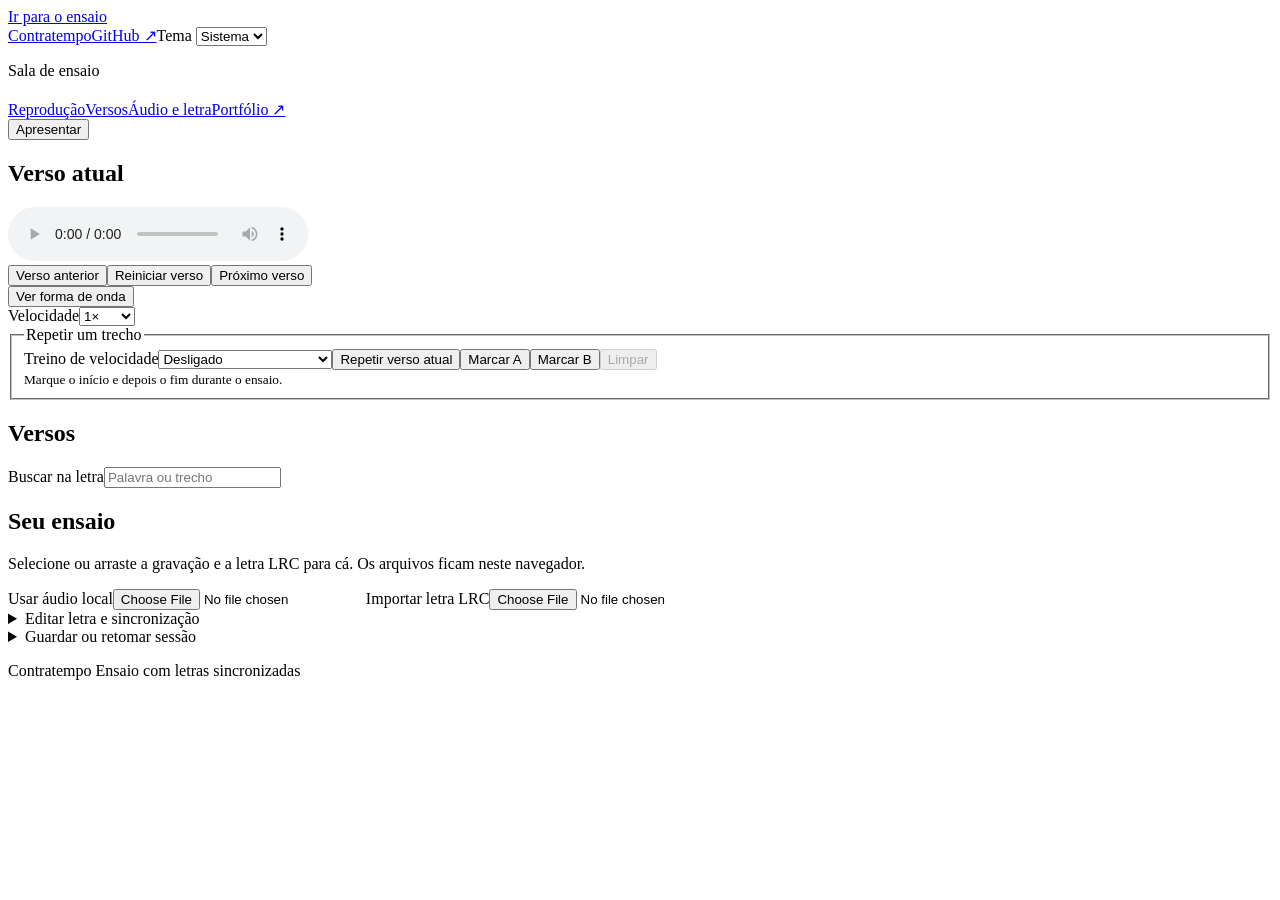
<file: rehearsal.html>
<!doctype html>
<html lang="pt-BR">
<head>
<meta charset="utf-8"><meta name="viewport" content="width=device-width,initial-scale=1">
<meta name="description" content="Ensaie com letra sincronizada, marque trechos para repetir e edite arquivos LRC direto no navegador.">
<title>Contratempo · Sala de ensaio</title><link rel="icon" href="data:image/svg+xml,%3Csvg xmlns='http://www.w3.org/2000/svg' viewBox='0 0 32 32'%3E%3Crect width='32' height='32' rx='7' fill='%2321171d'/%3E%3Ctext x='16' y='23' font-family='Georgia,serif' font-size='20' font-weight='700' text-anchor='middle' fill='%23ffa58c'%3EC%3C/text%3E%3C/svg%3E">
<style>__STYLE__</style>
</head>
<body>
<a class="skip" href="#studio">Ir para o ensaio</a>
<header><a class="brand" href="#studio"><i aria-hidden="true"></i> Contratempo</a><a class="source" href="https://github.com/ykauttiz/contratempo">GitHub ↗</a><label class="appearance">Tema
  <select id="appearance" aria-label="Tema da interface">
    <option value="system">Sistema</option>
    <option value="light">Claro</option>
    <option value="dark">Escuro</option>
  </select>
</label>
<script>
(() => {
  const select = document.getElementById("appearance");
  const key = "kaue.appearance";
  const system = matchMedia("(prefers-color-scheme: dark)");
  try {
    const saved = localStorage.getItem(key);
    if (saved === "dark" || saved === "light") select.value = saved;
  } catch { /* A escolha também funciona com o armazenamento bloqueado. */ }
  function apply() {
    document.documentElement.dataset.theme = select.value === "system"
      ? (system.matches ? "dark" : "light") : select.value;
  }
  select.addEventListener("change", () => {
    apply();
    try { localStorage.setItem(key, select.value); } catch { /* Só nesta página. */ }
  });
  system.addEventListener("change", apply);
  apply();
})();
</script>
</header>
<main id="studio">
<section class="sleeve" aria-labelledby="title">
<div class="jacket"><p class="label">Sala de ensaio</p><h1 id="title"></h1><p id="track-info"></p></div><div class="disc" aria-hidden="true"><i></i></div>
</section>
<nav class="studio-nav" aria-label="Áreas do ensaio"><a href="#mesa">Reprodução</a><a href="#fila">Versos</a><a href="#arquivos">Áudio e letra</a><a href="https://ykauttiz.github.io/contratempo/portfolio/">Portfólio ↗</a></nav>
<div class="desk" id="mesa">
<section class="monitor" aria-labelledby="now"><button id="present" class="mode">Apresentar</button><h2 class="label" id="now">Verso atual</h2><p id="current"></p><p id="next"></p>
<audio id="audio" controls preload="metadata" aria-label="Reprodutor do ensaio"></audio>
<div class="transport" role="group" aria-label="Navegação musical"><button id="previous-cue">Verso anterior</button><button id="replay-cue">Reiniciar verso</button><button id="next-cue">Próximo verso</button></div>
<div class="wave-tools"><button id="wave-load">Ver forma de onda</button><small id="wave-status"></small><div id="wave-box" hidden><canvas id="wave" width="960" height="88" aria-hidden="true"></canvas><input type="range" min="0" max="1000" value="0" id="wave-seek" aria-label="Posição na forma de onda"></div></div>
<label class="font-size" hidden id="font-control">Tamanho da letra<input id="font" type="range" min="70" max="160" value="100"></label>
<div class="settings"><label>Velocidade<select id="speed"><option value=".5">0,5×</option><option value=".75">0,75×</option><option selected value="1">1×</option><option value="1.25">1,25×</option><option value="1.5">1,5×</option></select></label>
<label id="pitch-control" hidden>Tom do áudio<select id="pitch"><option value="preserve">Manter original</option><option value="vary">Variar com a velocidade</option></select></label></div>
<fieldset><legend>Repetir um trecho</legend><div class="actions"><label>Treino de velocidade<select id="training"><option value="0">Desligado</option><option value="2">Aumentar a cada 2 voltas</option><option value="4">Aumentar a cada 4 voltas</option></select></label><output id="training-count"></output><button id="verse-loop">Repetir verso atual</button><button id="mark-a">Marcar A</button><button id="mark-b">Marcar B</button><button id="clear" disabled>Limpar</button></div><small id="range">Marque o início e depois o fim durante o ensaio.</small></fieldset>
</section>
<section class="queue" id="fila"><h2>Versos</h2><label>Buscar na letra<input id="verse-search" type="search" placeholder="Palavra ou trecho" aria-controls="lines"></label><p id="verse-count" role="status"></p><ol id="lines" aria-label="Ir para um verso"></ol><nav class="queue-tools" id="queue-pages" aria-label="Páginas da letra" hidden><button id="queue-back">Anterior</button><span id="queue-page"></span><button id="queue-forward">Próxima</button></nav></section>
</div>
<section class="workspace" id="arquivos"><h2>Seu ensaio</h2><p>Selecione ou arraste a gravação e a letra LRC para cá. Os arquivos ficam neste navegador.</p>
<div class="settings"><label>Usar áudio local<input id="upload" type="file" accept="audio/*"></label><label>Importar letra LRC<input id="lrc" type="file" accept=".lrc,text/plain"></label></div>
<details><summary>Editar letra e sincronização</summary><p>Use uma marca por verso, como [00:03.500]. Uma linha só com a marca indica pausa.</p><div class="settings"><label>Verso para sincronizar<select id="cue"></select></label><button id="tap">Marcar no tempo atual</button></div><label>Letra LRC<textarea id="editor" rows="8" spellcheck="false"></textarea></label>
<label>Ajuste adicional (ms)<input id="offset" type="number" step="1" value="0"></label><small>Um valor positivo adianta a letra. O ajuste entra no arquivo ao aplicar.</small>
<div class="actions"><button id="apply">Aplicar edição</button><button id="undo" disabled>Desfazer</button><button id="redo" disabled>Refazer</button></div><div class="settings"><label>Formato<select id="format"><option>LRC</option><option>SRT</option><option>WebVTT</option></select></label><button id="save">Baixar arquivo aplicado</button></div></details>
<details><summary>Guardar ou retomar sessão</summary><p>Guarde a letra aplicada, a posição, a velocidade e o trecho A/B. Ao retomar, selecione a mesma gravação.</p><div class="actions"><button id="keep">Guardar neste navegador</button><button id="resume" disabled>Retomar última sessão</button><label>Nome do ensaio<input id="saved-name" maxlength="80"></label><button id="library-add">Adicionar à biblioteca</button><label>Ensaios guardados<select id="library-select"></select></label><button id="library-open">Abrir ensaio escolhido</button><button id="backup">Baixar sessão JSON</button></div><label>Abrir sessão JSON<input id="session-file" type="file" accept=".json,application/json"></label></details></section>
<p id="status" role="status"></p></main>
<footer>Contratempo <span>Ensaio com letras sincronizadas</span></footer>
<script id="score" type="application/json">__SCORE__</script>
<script>__PLAYER__</script></body></html>
</file>
<file: docs/portfolio/style.css>
:root {
  color-scheme: dark;
  background: #171816;
  color: #f5efe4;
  font: 100%/1.55 system-ui, sans-serif;
  --muted: #cec7b8;
  --line: #45443d;
  --gold: #fcc279;
}
* { box-sizing: border-box }
body { margin: 0 }
a { color: inherit; text-underline-offset: .25em }
:focus-visible { outline: 3px solid var(--gold); outline-offset: 4px }
.shell { width: min(100% - 2rem, 72rem); margin-inline: auto }
.skip { position: absolute; translate: 0 -150%; padding: .75rem; background: #171816; z-index: 2 }
.skip:focus { translate: 0 }
.masthead { display: flex; align-items: center; justify-content: space-between; flex-wrap: wrap; gap: .5rem 1rem; padding-block: 1rem; border-block-end: 1px solid var(--line) }
.masthead a { display: inline-flex; align-items: center; min-height: 44px }
.brand { gap: .65rem; font-weight: 700; text-decoration: none }
.brand span { display: grid; place-items: center; width: 2.5rem; aspect-ratio: 1; border: 1px solid #786244; color: var(--gold); font: italic 1.5rem Georgia, serif }
.intro { padding-block: clamp(3rem, 9vw, 8rem); border-bottom: 1px solid var(--line) }
.label { text-transform: uppercase; letter-spacing: .13em; font-size: .75rem; font-weight: 700 }
.intro h1 { font: 400 clamp(2.55rem, 8vw, 7.3rem)/.99 Georgia, serif; letter-spacing: -.06em; margin: .25em 0 }
.intro h1 span { color: var(--gold) }
.intro > p:not(.label) { max-width: 39ch; color: var(--muted); font-size: clamp(1rem, 2vw, 1.25rem) }
.primary { display: inline-flex; gap: 1rem; align-items: center; min-height: 48px; margin-top: 1rem; padding: .65rem 1rem; background: var(--gold); color: #292019; font-weight: 700; text-decoration: none }
#projetos { margin-block: 2.5rem 4rem; scroll-margin-top: 1rem }
h2, h3 { font: 400 clamp(1.75rem, 3vw, 2.85rem)/1.12 Georgia, serif }
.projects { display: grid; grid-template-columns: repeat(auto-fit, minmax(min(100%, 25rem), 1fr)); gap: 1rem }
.project { min-width: 0; overflow: hidden; border: 1px solid var(--line); background: #22231f; --accent: var(--gold) }
.accounts { --accent: #b2e1bc }
.access { --accent: #a8dff6 }
.field { --accent: #e3d6a2 }
.preview { display: block; overflow: hidden; background: #2a2a24 }
.preview:focus-visible { outline-offset: -4px }
.preview img { display: block; width: 100%; height: auto; aspect-ratio: 16/9; object-fit: cover; object-position: top left }
.project-copy { padding: clamp(1rem, 3vw, 1.8rem); border-top: 3px solid var(--accent) }
.project-copy .label { color: var(--accent); margin: 0 }
.project h3 { margin: .25em 0 }
.project-copy p:not(.label) { color: var(--muted); max-width: 46ch }
details { border-top: 1px solid var(--line) }
summary { cursor: pointer; padding-block: .7rem; min-height: 44px }
.links { display: flex; gap: 1rem; flex-wrap: wrap }
.links a { display: inline-flex; min-height: 44px; align-items: center; font-weight: 650 }
.links a:first-child { color: var(--accent) }
footer.masthead { border-top: 1px solid var(--line); border-bottom: 0 }
@media (prefers-reduced-motion: no-preference) {
  html { scroll-behavior: smooth }
  .intro { animation: enter .45s ease-out both }
  .preview img { transition: transform .25s ease-out }
  details[open] p { animation: enter .18s ease-out both }
  @keyframes enter { from { opacity: 0; transform: translateY(6px) } to { opacity: 1; transform: none } }
}
@media (hover: hover) and (prefers-reduced-motion: no-preference) {
  .preview:hover img { transform: scale(1.025) }
}

/* A preferência só afeta a tela. O relatório impresso preserva sua paleta. */
.appearance { display: inline-flex; align-items: center; gap: .5rem; margin: 0; font: 600 .875rem/1.3 system-ui, sans-serif }
.appearance select { min-height: 44px; width: auto; max-width: 100%; padding: .45rem .55rem; border: 1px solid currentColor; border-radius: .4rem; background: transparent; color: inherit; font: inherit }
@media screen {
  :root[data-theme="light"] {
    color-scheme: light;
    --surface: #fffdf6; --raised: #eae4d6; --ink: #24271e; --muted: #565445;
    --quiet: #565445; --accent: #755018; --green: #755018; --coral: #755018; --gold: #755018; --paper: #fffdf6;
    --line: #998f76; --edge: #998f76; --panel: #fffdf6;
    background: #f7f4eb; color: var(--ink);
  }
  :root[data-theme="light"] body { background: transparent; color: var(--ink) }
  :root[data-theme="light"] :is(.project,form,details) {
    background: var(--surface); color: var(--ink); border-color: var(--line);
  }
  :root[data-theme="light"] :is(.metric,.segment,.filters,.grid,.intake #preview,#parts label,.queue button,.scroll tr:nth-child(even),th,.scroll thead,#summary,#origin) {
    background: var(--raised); color: var(--ink); border-color: var(--line);
  }
  :root[data-theme="light"] :is(input,textarea,select,button) {
    background-color: var(--surface); color: var(--ink); border-color: var(--line);
  }
  :root[data-theme="light"] :is(header a,footer a,.project-copy .label,.links a:first-child,.monitor .label,time,summary,.metric strong,.segment td:nth-child(5),#priority-summary) { color: var(--accent) }
  :root[data-theme="light"] :is(header b) { color: var(--ink) }
  :root[data-theme="light"] :is(.workspace p,#next,.project-copy p:not(.label),.intro>p:not(.label)) { color: var(--muted) }
  :root[data-theme="light"] :is(button[aria-pressed=true],.primary) { background: var(--accent); color: var(--surface) }
  :root[data-theme="light"] :focus-visible { outline-color: var(--accent) }

  :root[data-theme="light"] .project { --accent: #69501f }
  :root[data-theme="light"] .accounts { --accent: #2b6242 }
  :root[data-theme="light"] .access { --accent: #205d7a }
  :root[data-theme="light"] .field { --accent: #65571e }
  :root[data-theme="light"] .skip { background: var(--surface) }
}

/* Quinto produto: preview editorial do cenário fictício, sem screenshot inventada. */
.network { --accent: #9cdbb9 }
.network-preview {
  display:block; min-height:0;aspect-ratio:16/9;
  background:radial-gradient(circle at 95% 15%,#315c43 0,transparent 45%),linear-gradient(135deg,#142921,#0d1b18);
  color:#eff8ee;text-decoration:none;isolation:isolate;
}
.network-art{display:flex;flex-direction:column;justify-content:center;gap:clamp(.3rem,1.2vw,.85rem);height:100%;padding:clamp(.85rem,2.6vw,2rem)}
.network-head{display:flex;justify-content:space-between;gap:.5rem;font:750 clamp(.5rem,1vw,.7rem) ui-monospace,monospace;letter-spacing:.12em;color:#b9ead0}
.network-head span:last-child{color:#c9d3c9}
.network-intro{font:400 clamp(1.1rem,2.5vw,2.15rem)/1.12 Georgia,serif;letter-spacing:-.045em}
.network-stat{display:flex;align-items:center;justify-content:space-between;gap:.5rem;font:650 clamp(.63rem,1.1vw,.81rem) system-ui,sans-serif}
.network-stat strong{font-variant-numeric:tabular-nums;white-space:nowrap}
.network-stat small{color:#b5ecc8;font-weight:750}
.network-rule{display:block;height:.36rem;border-radius:99px;background:#ffffff2a;overflow:hidden}
.network-rule>span{display:block;height:100%;width:33.3%;border-radius:inherit;background:#9cdbb9}
.network-rule:nth-last-child(3)>span{width:16.7%}
:root[data-theme="light"] .network { --accent:#275c3e }
:root[data-theme="light"] .network-preview { color:#eff8ee }
@media(max-width:500px){
  .network-art{gap:.5rem}
  .network-head{font-size:.62rem}
  .network-intro{font-size:clamp(1.4rem,6vw,2.1rem)}
}
@media(prefers-reduced-motion:no-preference){
  .network-preview .network-rule>span{transition:width .3s ease}
  .network-preview:hover .network-rule>span{width:45%}
}


/* A quinta ferramenta fecha a grelha em tela larga, sem coluna vazia. */
@media(min-width:780px){
  .project.network{grid-column:1/-1;display:grid;grid-template-columns:minmax(0,1.1fr) minmax(0,.9fr)}
  .network .network-preview{min-height:300px;aspect-ratio:auto}
  .network .network-art{width:100%;max-width:670px;margin-inline:auto}
  .network .project-copy{border-top:0;border-left:3px solid var(--accent);display:flex;flex-direction:column;justify-content:center}
  .network .project-copy .links{margin-top:.85rem}
}
</file>
